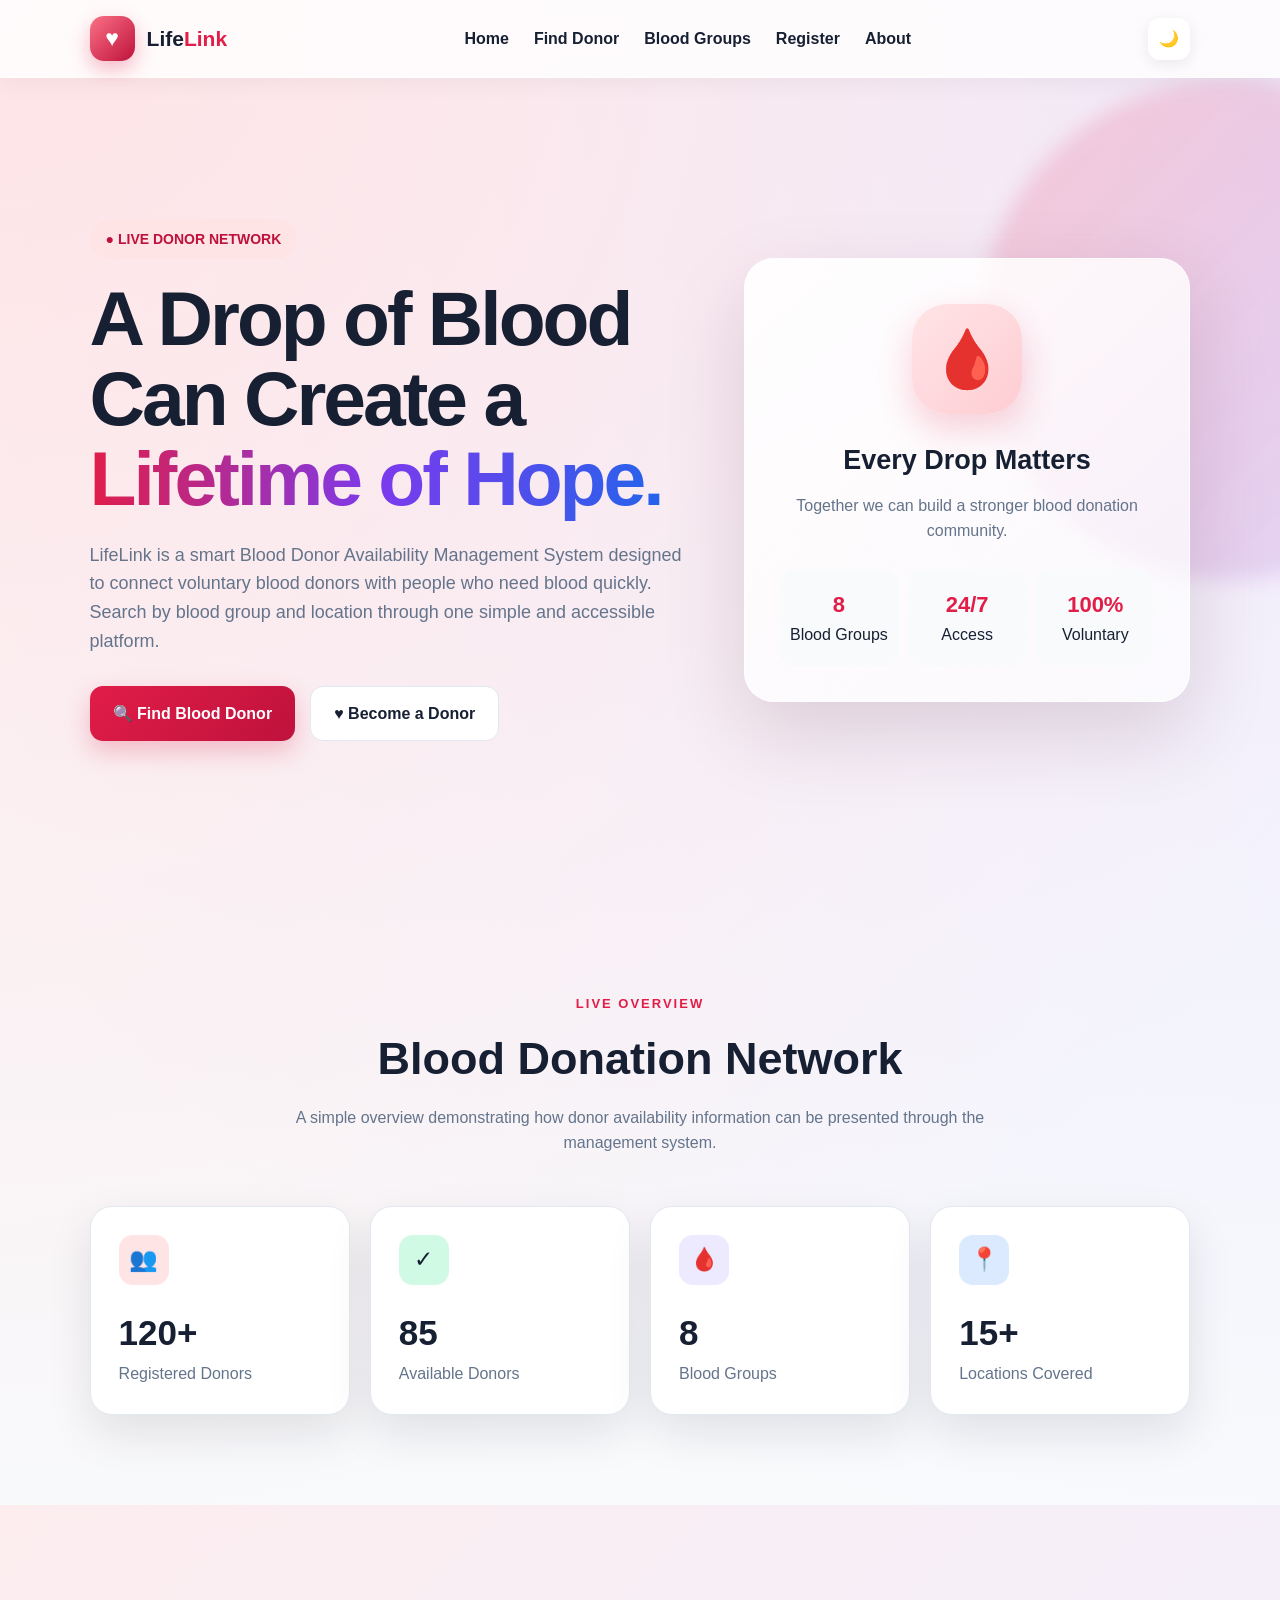
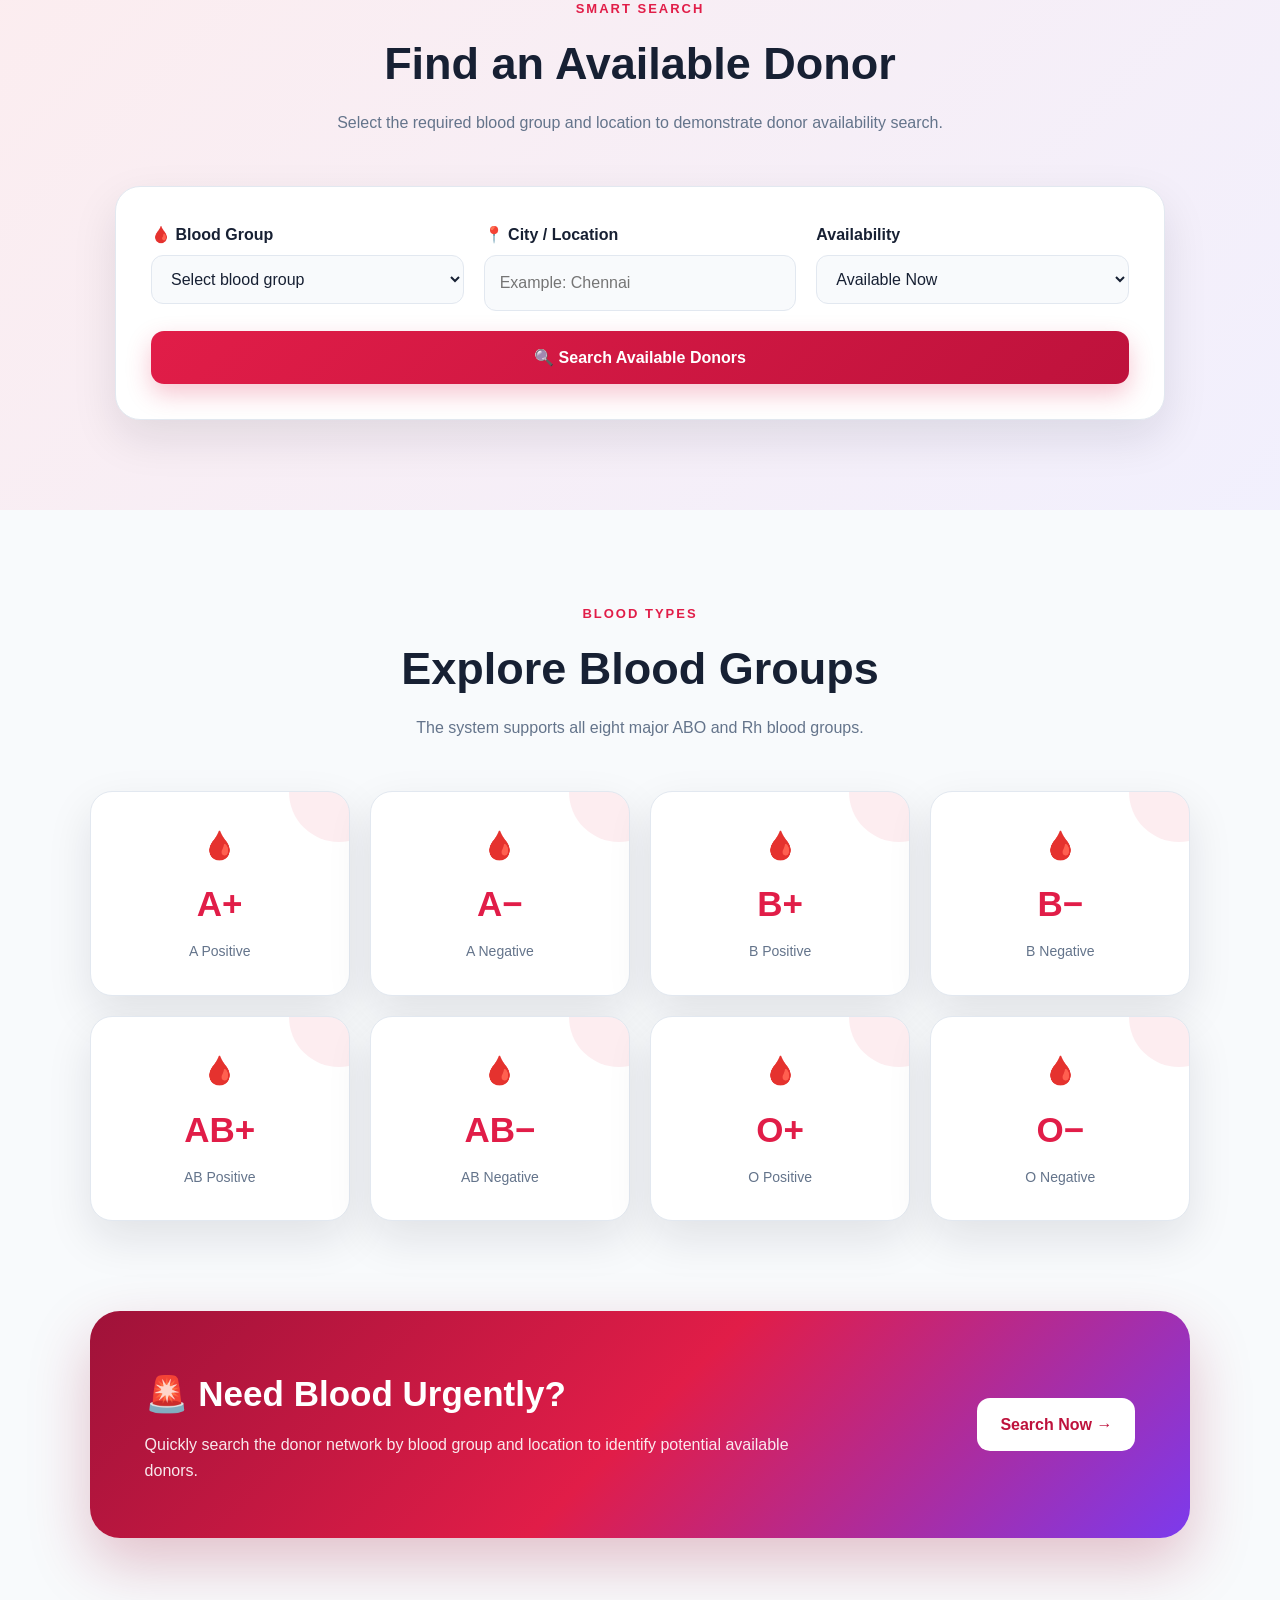
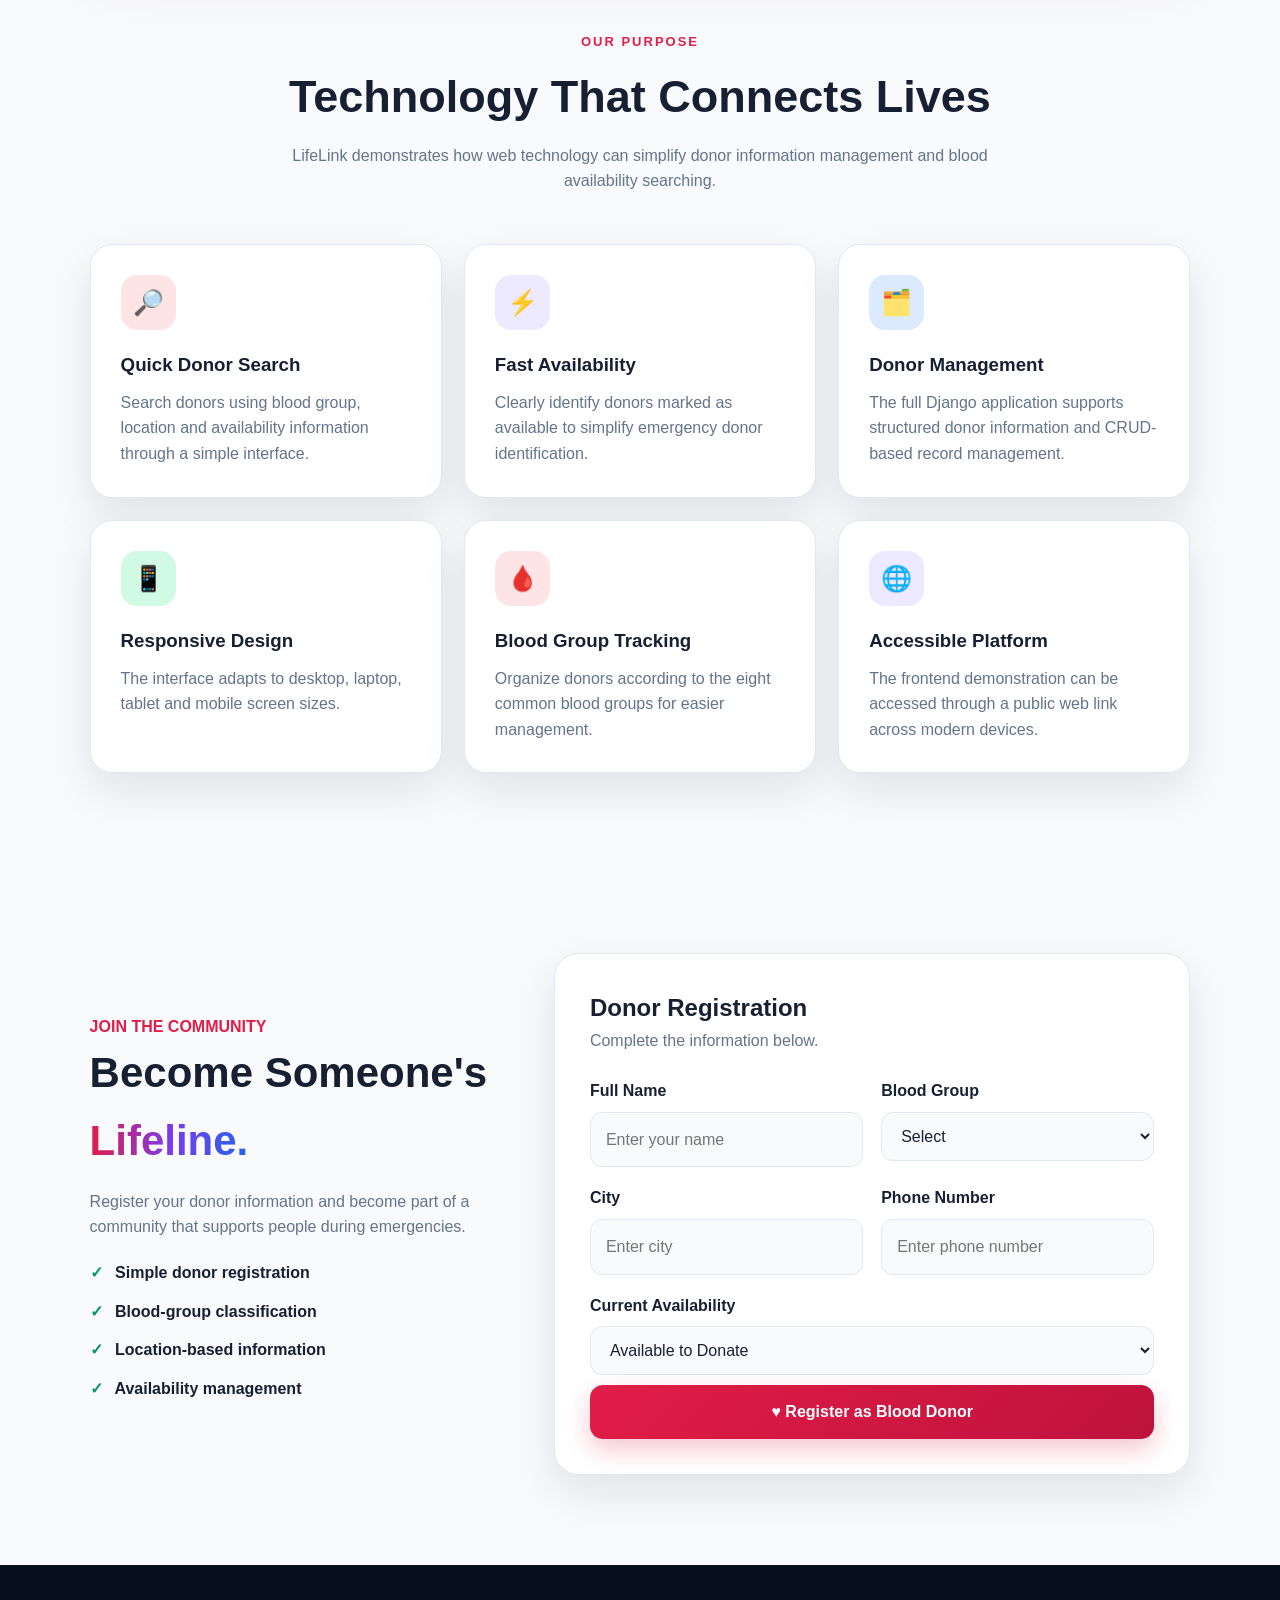
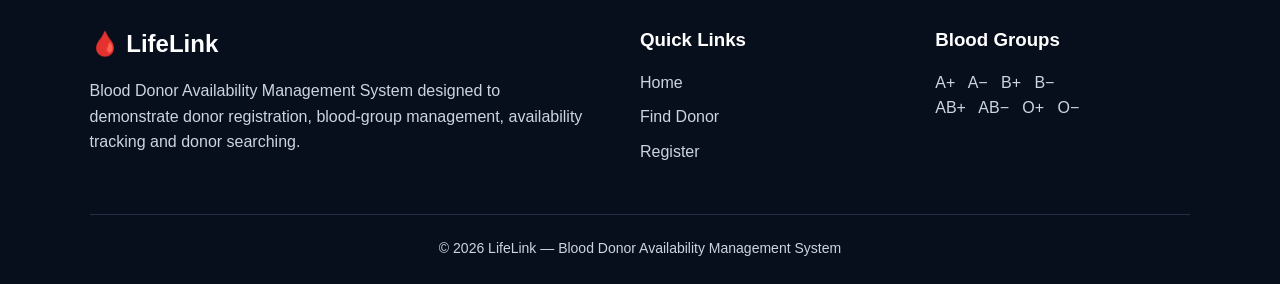
<file: index.html>
<!DOCTYPE html>
<html lang="en">
<head>
<meta charset="UTF-8">
<meta name="viewport" content="width=device-width, initial-scale=1.0">

<title>LifeLink | Blood Donor Management System</title>

<style>

/* =========================================================
   GLOBAL
========================================================= */

*{
    margin:0;
    padding:0;
    box-sizing:border-box;
}

:root{
    --primary:#e11d48;
    --primary-dark:#9f1239;
    --secondary:#7c3aed;
    --blue:#2563eb;
    --cyan:#0891b2;
    --green:#059669;
    --orange:#ea580c;
    --yellow:#f59e0b;
    --bg:#f8fafc;
    --card:#ffffff;
    --text:#172033;
    --muted:#64748b;
    --border:#e2e8f0;
    --shadow:0 18px 45px rgba(15,23,42,.10);
}

html{
    scroll-behavior:smooth;
}

body{
    font-family:
    Inter,Segoe UI,Arial,sans-serif;

    background:
    radial-gradient(circle at top left,#ffe4e6,transparent 30%),
    radial-gradient(circle at top right,#ede9fe,transparent 30%),
    var(--bg);

    color:var(--text);
    line-height:1.6;
}

body.dark{
    --bg:#07111f;
    --card:#101c2d;
    --text:#f8fafc;
    --muted:#a8b3c7;
    --border:#263449;

    background:
    radial-gradient(circle at top left,#3f0b20,transparent 30%),
    radial-gradient(circle at top right,#251052,transparent 30%),
    #07111f;
}

a{
    text-decoration:none;
}

button,
input,
select{
    font:inherit;
}

/* =========================================================
   NAVBAR
========================================================= */

.navbar{
    width:100%;
    position:fixed;
    top:0;
    left:0;
    z-index:1000;

    display:flex;
    align-items:center;
    justify-content:space-between;

    padding:16px 7%;

    background:rgba(255,255,255,.82);
    backdrop-filter:blur(20px);

    border-bottom:1px solid rgba(255,255,255,.5);
    box-shadow:0 4px 25px rgba(0,0,0,.05);
}

.dark .navbar{
    background:rgba(7,17,31,.85);
    border-color:#263449;
}

.logo{
    display:flex;
    align-items:center;
    gap:12px;
}

.logo-icon{
    width:45px;
    height:45px;
    border-radius:14px;

    display:flex;
    justify-content:center;
    align-items:center;

    background:linear-gradient(135deg,#fb7185,#be123c);

    color:white;
    font-size:23px;

    box-shadow:0 8px 20px rgba(225,29,72,.30);
}

.logo h2{
    font-size:21px;
}

.logo span{
    color:var(--primary);
}

.nav-links{
    display:flex;
    list-style:none;
    gap:25px;
}

.nav-links a{
    color:var(--text);
    font-weight:600;
    transition:.25s;
}

.nav-links a:hover{
    color:var(--primary);
}

.theme-btn{
    width:42px;
    height:42px;
    border:none;
    border-radius:12px;
    cursor:pointer;

    background:var(--card);
    color:var(--text);

    box-shadow:0 4px 15px rgba(0,0,0,.08);
}

/* =========================================================
   HERO
========================================================= */

.hero{
    min-height:100vh;

    padding:140px 7% 80px;

    display:grid;
    grid-template-columns:1.15fr .85fr;
    gap:50px;

    align-items:center;

    overflow:hidden;
    position:relative;
}

.hero::before{
    content:"";
    position:absolute;

    width:500px;
    height:500px;

    border-radius:50%;

    background:linear-gradient(
        135deg,
        rgba(244,63,94,.20),
        rgba(124,58,237,.15)
    );

    right:-200px;
    top:80px;

    filter:blur(10px);
}

.badge{
    display:inline-flex;
    align-items:center;
    gap:8px;

    padding:9px 16px;

    border-radius:50px;

    background:#ffe4e6;
    color:#be123c;

    font-size:14px;
    font-weight:700;

    margin-bottom:20px;
}

.dark .badge{
    background:#4c1024;
    color:#fda4af;
}

.hero h1{
    font-size:clamp(45px,6vw,78px);
    line-height:1.04;
    letter-spacing:-3px;
    margin-bottom:22px;
}

.gradient-text{
    background:linear-gradient(
        90deg,
        #e11d48,
        #7c3aed,
        #2563eb
    );

    -webkit-background-clip:text;
    color:transparent;
}

.hero-description{
    max-width:700px;

    font-size:18px;
    color:var(--muted);

    margin-bottom:30px;
}

.hero-buttons{
    display:flex;
    gap:15px;
    flex-wrap:wrap;
}

.btn{
    display:inline-flex;
    justify-content:center;
    align-items:center;
    gap:8px;

    padding:14px 23px;

    border:none;
    border-radius:13px;

    cursor:pointer;

    font-weight:700;

    transition:.25s;
}

.btn:hover{
    transform:translateY(-3px);
}

.btn-primary{
    color:white;

    background:linear-gradient(
        135deg,
        #e11d48,
        #be123c
    );

    box-shadow:0 10px 25px rgba(225,29,72,.25);
}

.btn-secondary{
    color:var(--text);
    background:var(--card);
    border:1px solid var(--border);
}

/* =========================================================
   HERO CARD
========================================================= */

.hero-card{
    position:relative;

    background:
    linear-gradient(
        145deg,
        rgba(255,255,255,.92),
        rgba(255,255,255,.65)
    );

    padding:35px;

    border-radius:30px;

    box-shadow:
    0 30px 80px rgba(74,21,44,.15);

    border:1px solid rgba(255,255,255,.8);

    animation:float 4s ease-in-out infinite;
}

.dark .hero-card{
    background:linear-gradient(
        145deg,
        #142236,
        #0c1726
    );

    border-color:#263449;
}

@keyframes float{
    0%,100%{
        transform:translateY(0);
    }

    50%{
        transform:translateY(-12px);
    }
}

.heart{
    width:110px;
    height:110px;

    margin:10px auto 25px;

    border-radius:35px;

    display:flex;
    justify-content:center;
    align-items:center;

    font-size:58px;

    background:linear-gradient(
        135deg,
        #ffe4e6,
        #fecdd3
    );

    box-shadow:0 15px 35px rgba(225,29,72,.20);
}

.hero-card h2{
    text-align:center;
    font-size:27px;
}

.hero-card > p{
    text-align:center;
    color:var(--muted);
    margin:10px 0 25px;
}

.quick-info{
    display:grid;
    grid-template-columns:repeat(3,1fr);
    gap:10px;
}

.quick-box{
    text-align:center;
    padding:18px 8px;
    border-radius:15px;
    background:var(--bg);
}

.quick-box strong{
    display:block;
    color:var(--primary);
    font-size:22px;
}

/* =========================================================
   GENERAL SECTION
========================================================= */

.section{
    padding:90px 7%;
}

.section-heading{
    text-align:center;
    max-width:750px;
    margin:0 auto 50px;
}

.section-heading span{
    color:var(--primary);
    text-transform:uppercase;
    font-size:13px;
    font-weight:800;
    letter-spacing:2px;
}

.section-heading h2{
    font-size:clamp(30px,4vw,45px);
    margin:7px 0 10px;
}

.section-heading p{
    color:var(--muted);
}

/* =========================================================
   STATISTICS
========================================================= */

.stats{
    display:grid;
    grid-template-columns:repeat(4,1fr);
    gap:20px;
}

.stat-card{
    padding:28px;

    border-radius:22px;

    background:var(--card);

    border:1px solid var(--border);

    box-shadow:var(--shadow);

    transition:.3s;
}

.stat-card:hover{
    transform:translateY(-8px);
}

.stat-icon{
    width:50px;
    height:50px;

    display:flex;
    justify-content:center;
    align-items:center;

    border-radius:14px;

    font-size:23px;
    margin-bottom:20px;
}

.red{
    background:#ffe4e6;
}

.purple{
    background:#ede9fe;
}

.blue{
    background:#dbeafe;
}

.green{
    background:#d1fae5;
}

.stat-card h3{
    font-size:35px;
}

.stat-card p{
    color:var(--muted);
}

/* =========================================================
   SEARCH
========================================================= */

.search-section{
    background:
    linear-gradient(
        135deg,
        rgba(255,228,230,.60),
        rgba(237,233,254,.60)
    );
}

.dark .search-section{
    background:#0b1626;
}

.search-panel{
    max-width:1050px;
    margin:auto;

    padding:35px;

    background:var(--card);

    border-radius:25px;

    box-shadow:var(--shadow);

    border:1px solid var(--border);
}

.form-grid{
    display:grid;
    grid-template-columns:1fr 1fr 1fr;
    gap:20px;
}

.form-group label{
    display:block;
    font-weight:700;
    margin-bottom:8px;
}

.form-control{
    width:100%;

    padding:14px 15px;

    border:1px solid var(--border);
    border-radius:12px;

    outline:none;

    background:var(--bg);
    color:var(--text);

    transition:.2s;
}

.form-control:focus{
    border-color:var(--primary);

    box-shadow:
    0 0 0 3px rgba(225,29,72,.10);
}

.search-button{
    width:100%;
    margin-top:20px;
}

/* =========================================================
   RESULTS
========================================================= */

.results{
    margin-top:30px;
    display:none;
}

.results h3{
    margin-bottom:15px;
}

.donor-result{
    display:flex;
    justify-content:space-between;
    align-items:center;

    gap:15px;

    padding:18px;

    margin-bottom:12px;

    border:1px solid var(--border);

    border-radius:15px;

    background:var(--bg);
}

.donor-left{
    display:flex;
    align-items:center;
    gap:15px;
}

.avatar{
    width:48px;
    height:48px;

    border-radius:50%;

    display:flex;
    justify-content:center;
    align-items:center;

    background:linear-gradient(
        135deg,
        #fb7185,
        #e11d48
    );

    color:white;
    font-weight:bold;
}

.available{
    padding:6px 10px;

    border-radius:20px;

    background:#d1fae5;
    color:#047857;

    font-size:12px;
    font-weight:bold;
}

/* =========================================================
   BLOOD GROUPS
========================================================= */

.blood-grid{
    display:grid;
    grid-template-columns:repeat(4,1fr);
    gap:20px;
}

.blood-card{
    position:relative;
    overflow:hidden;

    text-align:center;

    padding:32px 20px;

    background:var(--card);

    border:1px solid var(--border);
    border-radius:22px;

    box-shadow:var(--shadow);

    transition:.3s;
}

.blood-card::before{
    content:"";

    position:absolute;
    width:100px;
    height:100px;

    border-radius:50%;

    background:rgba(225,29,72,.08);

    top:-50px;
    right:-40px;
}

.blood-card:hover{
    transform:translateY(-8px) scale(1.02);
    border-color:#fda4af;
}

.drop{
    font-size:28px;
}

.blood-card h3{
    color:var(--primary);
    font-size:35px;
    margin:8px 0;
}

.blood-card p{
    color:var(--muted);
    font-size:14px;
}

/* =========================================================
   EMERGENCY
========================================================= */

.emergency{
    margin:0 7%;

    padding:55px;

    border-radius:30px;

    background:
    linear-gradient(
        135deg,
        #9f1239,
        #e11d48,
        #7c3aed
    );

    color:white;

    display:flex;
    justify-content:space-between;
    align-items:center;
    gap:30px;

    box-shadow:0 25px 60px rgba(159,18,57,.25);
}

.emergency h2{
    font-size:35px;
    margin-bottom:10px;
}

.emergency p{
    max-width:650px;
    opacity:.9;
}

.emergency .btn{
    background:white;
    color:#be123c;
    white-space:nowrap;
}

/* =========================================================
   BENEFITS
========================================================= */

.features{
    display:grid;
    grid-template-columns:repeat(3,1fr);
    gap:22px;
}

.feature-card{
    background:var(--card);

    padding:30px;

    border-radius:22px;

    border:1px solid var(--border);

    box-shadow:var(--shadow);
}

.feature-icon{
    width:55px;
    height:55px;

    border-radius:16px;

    display:flex;
    justify-content:center;
    align-items:center;

    font-size:25px;

    margin-bottom:20px;
}

.feature-card h3{
    margin-bottom:10px;
}

.feature-card p{
    color:var(--muted);
}

/* =========================================================
   REGISTRATION
========================================================= */

.register-wrapper{
    display:grid;
    grid-template-columns:.8fr 1.2fr;
    gap:40px;
    align-items:center;
}

.register-info h2{
    font-size:42px;
    margin-bottom:15px;
}

.register-info p{
    color:var(--muted);
    margin-bottom:20px;
}

.check{
    margin:13px 0;
    font-weight:600;
}

.check span{
    color:var(--green);
    margin-right:8px;
}

.register-card{
    background:var(--card);

    padding:35px;

    border-radius:25px;

    border:1px solid var(--border);

    box-shadow:var(--shadow);
}

.two-column{
    display:grid;
    grid-template-columns:1fr 1fr;
    gap:18px;
}

.full-btn{
    width:100%;
    margin-top:10px;
}

/* =========================================================
   NOTIFICATION
========================================================= */

.toast{
    position:fixed;

    right:25px;
    bottom:25px;

    max-width:350px;

    padding:17px 20px;

    background:#052e25;
    color:white;

    border-radius:14px;

    box-shadow:0 15px 40px rgba(0,0,0,.25);

    transform:translateY(120px);
    opacity:0;

    transition:.4s;

    z-index:2000;
}

.toast.show{
    transform:translateY(0);
    opacity:1;
}

/* =========================================================
   FOOTER
========================================================= */

footer{
    background:#080f1c;
    color:#cbd5e1;

    padding:60px 7% 25px;
}

.footer-grid{
    display:grid;
    grid-template-columns:2fr 1fr 1fr;
    gap:40px;

    margin-bottom:40px;
}

footer h2,
footer h3{
    color:white;
    margin-bottom:15px;
}

footer p{
    max-width:500px;
}

.footer-links{
    list-style:none;
}

.footer-links li{
    margin:9px 0;
}

.footer-links a{
    color:#cbd5e1;
}

.footer-bottom{
    border-top:1px solid #253044;
    padding-top:22px;

    text-align:center;

    font-size:14px;
}

/* =========================================================
   RESPONSIVE
========================================================= */

@media(max-width:1000px){

    .hero{
        grid-template-columns:1fr;
        text-align:center;
    }

    .hero-description{
        margin-left:auto;
        margin-right:auto;
    }

    .hero-buttons{
        justify-content:center;
    }

    .hero-card{
        max-width:600px;
        margin:auto;
    }

    .stats{
        grid-template-columns:repeat(2,1fr);
    }

    .form-grid{
        grid-template-columns:1fr;
    }

    .register-wrapper{
        grid-template-columns:1fr;
    }
}

@media(max-width:800px){

    .nav-links{
        display:none;
    }

    .blood-grid{
        grid-template-columns:repeat(2,1fr);
    }

    .features{
        grid-template-columns:1fr;
    }

    .emergency{
        flex-direction:column;
        text-align:center;
        margin:0 4%;
        padding:35px 20px;
    }

    .footer-grid{
        grid-template-columns:1fr;
    }
}

@media(max-width:520px){

    .section{
        padding:70px 5%;
    }

    .navbar{
        padding:13px 5%;
    }

    .logo h2{
        font-size:17px;
    }

    .hero{
        padding:120px 5% 60px;
    }

    .hero h1{
        letter-spacing:-1px;
    }

    .stats{
        grid-template-columns:1fr;
    }

    .blood-grid{
        grid-template-columns:1fr 1fr;
    }

    .two-column{
        grid-template-columns:1fr;
    }

    .quick-info{
        grid-template-columns:1fr;
    }

    .donor-result{
        flex-direction:column;
        align-items:flex-start;
    }
}

</style>
</head>

<body>

<!-- ======================================================
     NAVIGATION
====================================================== -->

<nav class="navbar">

    <div class="logo">

        <div class="logo-icon">♥</div>

        <h2>Life<span>Link</span></h2>

    </div>

    <ul class="nav-links">

        <li><a href="#home">Home</a></li>

        <li><a href="#find">Find Donor</a></li>

        <li><a href="#blood">Blood Groups</a></li>

        <li><a href="#register">Register</a></li>

        <li><a href="#about">About</a></li>

    </ul>

    <button
        class="theme-btn"
        onclick="toggleTheme()"
        id="themeButton">
        🌙
    </button>

</nav>


<!-- ======================================================
     HERO
====================================================== -->

<section class="hero" id="home">

    <div>

        <div class="badge">
            ● LIVE DONOR NETWORK
        </div>

        <h1>
            A Drop of Blood
            Can Create a
            <span class="gradient-text">
                Lifetime of Hope.
            </span>
        </h1>

        <p class="hero-description">
            LifeLink is a smart Blood Donor Availability
            Management System designed to connect voluntary
            blood donors with people who need blood quickly.
            Search by blood group and location through one
            simple and accessible platform.
        </p>

        <div class="hero-buttons">

            <a
                href="#find"
                class="btn btn-primary">
                🔍 Find Blood Donor
            </a>

            <a
                href="#register"
                class="btn btn-secondary">
                ♥ Become a Donor
            </a>

        </div>

    </div>


    <div class="hero-card">

        <div class="heart">
            🩸
        </div>

        <h2>Every Drop Matters</h2>

        <p>
            Together we can build a stronger
            blood donation community.
        </p>

        <div class="quick-info">

            <div class="quick-box">
                <strong>8</strong>
                Blood Groups
            </div>

            <div class="quick-box">
                <strong>24/7</strong>
                Access
            </div>

            <div class="quick-box">
                <strong>100%</strong>
                Voluntary
            </div>

        </div>

    </div>

</section>


<!-- ======================================================
     STATISTICS
====================================================== -->

<section class="section">

    <div class="section-heading">

        <span>Live Overview</span>

        <h2>Blood Donation Network</h2>

        <p>
            A simple overview demonstrating how donor
            availability information can be presented
            through the management system.
        </p>

    </div>


    <div class="stats">

        <div class="stat-card">

            <div class="stat-icon red">
                👥
            </div>

            <h3>120+</h3>

            <p>Registered Donors</p>

        </div>


        <div class="stat-card">

            <div class="stat-icon green">
                ✓
            </div>

            <h3>85</h3>

            <p>Available Donors</p>

        </div>


        <div class="stat-card">

            <div class="stat-icon purple">
                🩸
            </div>

            <h3>8</h3>

            <p>Blood Groups</p>

        </div>


        <div class="stat-card">

            <div class="stat-icon blue">
                📍
            </div>

            <h3>15+</h3>

            <p>Locations Covered</p>

        </div>

    </div>

</section>


<!-- ======================================================
     SEARCH
====================================================== -->

<section
    class="section search-section"
    id="find">

    <div class="section-heading">

        <span>Smart Search</span>

        <h2>Find an Available Donor</h2>

        <p>
            Select the required blood group and location
            to demonstrate donor availability search.
        </p>

    </div>


    <div class="search-panel">

        <div class="form-grid">

            <div class="form-group">

                <label>🩸 Blood Group</label>

                <select
                    class="form-control"
                    id="searchBlood">

                    <option value="">
                        Select blood group
                    </option>

                    <option>A+</option>
                    <option>A-</option>
                    <option>B+</option>
                    <option>B-</option>
                    <option>AB+</option>
                    <option>AB-</option>
                    <option>O+</option>
                    <option>O-</option>

                </select>

            </div>


            <div class="form-group">

                <label>📍 City / Location</label>

                <input
                    class="form-control"
                    id="searchCity"
                    type="text"
                    placeholder="Example: Chennai">

            </div>


            <div class="form-group">

                <label>Availability</label>

                <select class="form-control">

                    <option>
                        Available Now
                    </option>

                    <option>
                        All Donors
                    </option>

                </select>

            </div>

        </div>


        <button
            class="btn btn-primary search-button"
            onclick="searchDonor()">

            🔍 Search Available Donors

        </button>


        <div
            class="results"
            id="results">

            <h3 id="resultTitle">
                Available Donors
            </h3>


            <div class="donor-result">

                <div class="donor-left">

                    <div class="avatar">
                        AK
                    </div>

                    <div>

                        <strong>
                            Arun Kumar
                        </strong>

                        <p>
                            O+ • Chennai
                        </p>

                    </div>

                </div>

                <span class="available">
                    ● AVAILABLE
                </span>

            </div>


            <div class="donor-result">

                <div class="donor-left">

                    <div class="avatar">
                        PS
                    </div>

                    <div>

                        <strong>
                            Priya S
                        </strong>

                        <p>
                            A+ • Chennai
                        </p>

                    </div>

                </div>

                <span class="available">
                    ● AVAILABLE
                </span>

            </div>


            <div class="donor-result">

                <div class="donor-left">

                    <div class="avatar">
                        RK
                    </div>

                    <div>

                        <strong>
                            Raj Kumar
                        </strong>

                        <p>
                            B+ • Coimbatore
                        </p>

                    </div>

                </div>

                <span class="available">
                    ● AVAILABLE
                </span>

            </div>

        </div>

    </div>

</section>


<!-- ======================================================
     BLOOD GROUPS
====================================================== -->

<section
    class="section"
    id="blood">

    <div class="section-heading">

        <span>Blood Types</span>

        <h2>Explore Blood Groups</h2>

        <p>
            The system supports all eight major
            ABO and Rh blood groups.
        </p>

    </div>


    <div class="blood-grid">

        <div class="blood-card">
            <div class="drop">🩸</div>
            <h3>A+</h3>
            <p>A Positive</p>
        </div>

        <div class="blood-card">
            <div class="drop">🩸</div>
            <h3>A−</h3>
            <p>A Negative</p>
        </div>

        <div class="blood-card">
            <div class="drop">🩸</div>
            <h3>B+</h3>
            <p>B Positive</p>
        </div>

        <div class="blood-card">
            <div class="drop">🩸</div>
            <h3>B−</h3>
            <p>B Negative</p>
        </div>

        <div class="blood-card">
            <div class="drop">🩸</div>
            <h3>AB+</h3>
            <p>AB Positive</p>
        </div>

        <div class="blood-card">
            <div class="drop">🩸</div>
            <h3>AB−</h3>
            <p>AB Negative</p>
        </div>

        <div class="blood-card">
            <div class="drop">🩸</div>
            <h3>O+</h3>
            <p>O Positive</p>
        </div>

        <div class="blood-card">
            <div class="drop">🩸</div>
            <h3>O−</h3>
            <p>O Negative</p>
        </div>

    </div>

</section>


<!-- ======================================================
     EMERGENCY
====================================================== -->

<section class="emergency">

    <div>

        <h2>🚨 Need Blood Urgently?</h2>

        <p>
            Quickly search the donor network by blood
            group and location to identify potential
            available donors.
        </p>

    </div>

    <a
        href="#find"
        class="btn">

        Search Now →

    </a>

</section>


<!-- ======================================================
     FEATURES
====================================================== -->

<section
    class="section"
    id="about">

    <div class="section-heading">

        <span>Our Purpose</span>

        <h2>Technology That Connects Lives</h2>

        <p>
            LifeLink demonstrates how web technology can
            simplify donor information management and
            blood availability searching.
        </p>

    </div>


    <div class="features">

        <div class="feature-card">

            <div class="feature-icon red">
                🔎
            </div>

            <h3>Quick Donor Search</h3>

            <p>
                Search donors using blood group,
                location and availability information
                through a simple interface.
            </p>

        </div>


        <div class="feature-card">

            <div class="feature-icon purple">
                ⚡
            </div>

            <h3>Fast Availability</h3>

            <p>
                Clearly identify donors marked as
                available to simplify emergency
                donor identification.
            </p>

        </div>


        <div class="feature-card">

            <div class="feature-icon blue">
                🗂️
            </div>

            <h3>Donor Management</h3>

            <p>
                The full Django application supports
                structured donor information and
                CRUD-based record management.
            </p>

        </div>


        <div class="feature-card">

            <div class="feature-icon green">
                📱
            </div>

            <h3>Responsive Design</h3>

            <p>
                The interface adapts to desktop,
                laptop, tablet and mobile screen
                sizes.
            </p>

        </div>


        <div class="feature-card">

            <div class="feature-icon red">
                🩸
            </div>

            <h3>Blood Group Tracking</h3>

            <p>
                Organize donors according to the
                eight common blood groups for
                easier management.
            </p>

        </div>


        <div class="feature-card">

            <div class="feature-icon purple">
                🌐
            </div>

            <h3>Accessible Platform</h3>

            <p>
                The frontend demonstration can be
                accessed through a public web link
                across modern devices.
            </p>

        </div>

    </div>

</section>


<!-- ======================================================
     REGISTRATION
====================================================== -->

<section
    class="section"
    id="register">

    <div class="register-wrapper">

        <div class="register-info">

            <span
                style="
                color:var(--primary);
                font-weight:800;
            ">
                JOIN THE COMMUNITY
            </span>

            <h2>
                Become Someone's
                <span class="gradient-text">
                    Lifeline.
                </span>
            </h2>

            <p>
                Register your donor information and
                become part of a community that
                supports people during emergencies.
            </p>

            <div class="check">
                <span>✓</span>
                Simple donor registration
            </div>

            <div class="check">
                <span>✓</span>
                Blood-group classification
            </div>

            <div class="check">
                <span>✓</span>
                Location-based information
            </div>

            <div class="check">
                <span>✓</span>
                Availability management
            </div>

        </div>


        <div class="register-card">

            <h2>
                Donor Registration
            </h2>

            <p
                style="
                    color:var(--muted);
                    margin-bottom:25px;
                ">
                Complete the information below.
            </p>


            <div class="two-column">

                <div class="form-group">

                    <label>Full Name</label>

                    <input
                        id="donorName"
                        class="form-control"
                        type="text"
                        placeholder="Enter your name">

                </div>


                <div class="form-group">

                    <label>Blood Group</label>

                    <select
                        id="donorBlood"
                        class="form-control">

                        <option value="">
                            Select
                        </option>

                        <option>A+</option>
                        <option>A-</option>
                        <option>B+</option>
                        <option>B-</option>
                        <option>AB+</option>
                        <option>AB-</option>
                        <option>O+</option>
                        <option>O-</option>

                    </select>

                </div>


                <div class="form-group">

                    <label>City</label>

                    <input
                        id="donorCity"
                        class="form-control"
                        type="text"
                        placeholder="Enter city">

                </div>


                <div class="form-group">

                    <label>Phone Number</label>

                    <input
                        id="donorPhone"
                        class="form-control"
                        type="tel"
                        placeholder="Enter phone number">

                </div>

            </div>


            <div
                class="form-group"
                style="margin-top:18px;">

                <label>Current Availability</label>

                <select class="form-control">

                    <option>
                        Available to Donate
                    </option>

                    <option>
                        Currently Unavailable
                    </option>

                </select>

            </div>


            <button
                class="btn btn-primary full-btn"
                onclick="registerDonor()">

                ♥ Register as Blood Donor

            </button>

        </div>

    </div>

</section>


<!-- ======================================================
     FOOTER
====================================================== -->

<footer>

    <div class="footer-grid">

        <div>

            <h2>
                🩸 LifeLink
            </h2>

            <p>
                Blood Donor Availability Management System
                designed to demonstrate donor registration,
                blood-group management, availability tracking
                and donor searching.
            </p>

        </div>


        <div>

            <h3>Quick Links</h3>

            <ul class="footer-links">

                <li>
                    <a href="#home">
                        Home
                    </a>
                </li>

                <li>
                    <a href="#find">
                        Find Donor
                    </a>
                </li>

                <li>
                    <a href="#register">
                        Register
                    </a>
                </li>

            </ul>

        </div>


        <div>

            <h3>Blood Groups</h3>

            <p>
                A+ &nbsp; A− &nbsp;
                B+ &nbsp; B−
            </p>

            <p>
                AB+ &nbsp; AB− &nbsp;
                O+ &nbsp; O−
            </p>

        </div>

    </div>


    <div class="footer-bottom">

        © 2026 LifeLink —
        Blood Donor Availability Management System

    </div>

</footer>


<!-- ======================================================
     TOAST
====================================================== -->

<div
    class="toast"
    id="toast">

    ✓ Operation completed successfully.

</div>


<!-- ======================================================
     JAVASCRIPT
====================================================== -->

<script>

/* DARK / LIGHT MODE */

function toggleTheme(){

    document.body.classList.toggle("dark");

    const button =
        document.getElementById("themeButton");

    if(
        document.body.classList.contains("dark")
    ){
        button.innerHTML = "☀️";
    }
    else{
        button.innerHTML = "🌙";
    }
}


/* SEARCH DEMONSTRATION */

function searchDonor(){

    const blood =
        document.getElementById("searchBlood").value;

    const city =
        document.getElementById("searchCity").value;

    if(blood === ""){

        showToast(
            "⚠ Please select a blood group."
        );

        return;
    }

    const results =
        document.getElementById("results");

    const title =
        document.getElementById("resultTitle");

    title.innerHTML =
        "Available " +
        blood +
        " Donors" +
        (city ? " near " + city : "");

    results.style.display = "block";

    results.scrollIntoView({
        behavior:"smooth",
        block:"nearest"
    });

}


/* REGISTRATION DEMONSTRATION */

function registerDonor(){

    const name =
        document.getElementById("donorName").value;

    const blood =
        document.getElementById("donorBlood").value;

    const city =
        document.getElementById("donorCity").value;

    const phone =
        document.getElementById("donorPhone").value;

    if(
        name === "" ||
        blood === "" ||
        city === "" ||
        phone === ""
    ){

        showToast(
            "⚠ Please complete all donor details."
        );

        return;
    }

    showToast(
        "✓ Demo registration completed for " +
        name +
        "."
    );

}


/* TOAST MESSAGE */

function showToast(message){

    const toast =
        document.getElementById("toast");

    toast.innerHTML = message;

    toast.classList.add("show");

    setTimeout(function(){

        toast.classList.remove("show");

    },3000);

}

</script>

</body>
</html>
</file>
